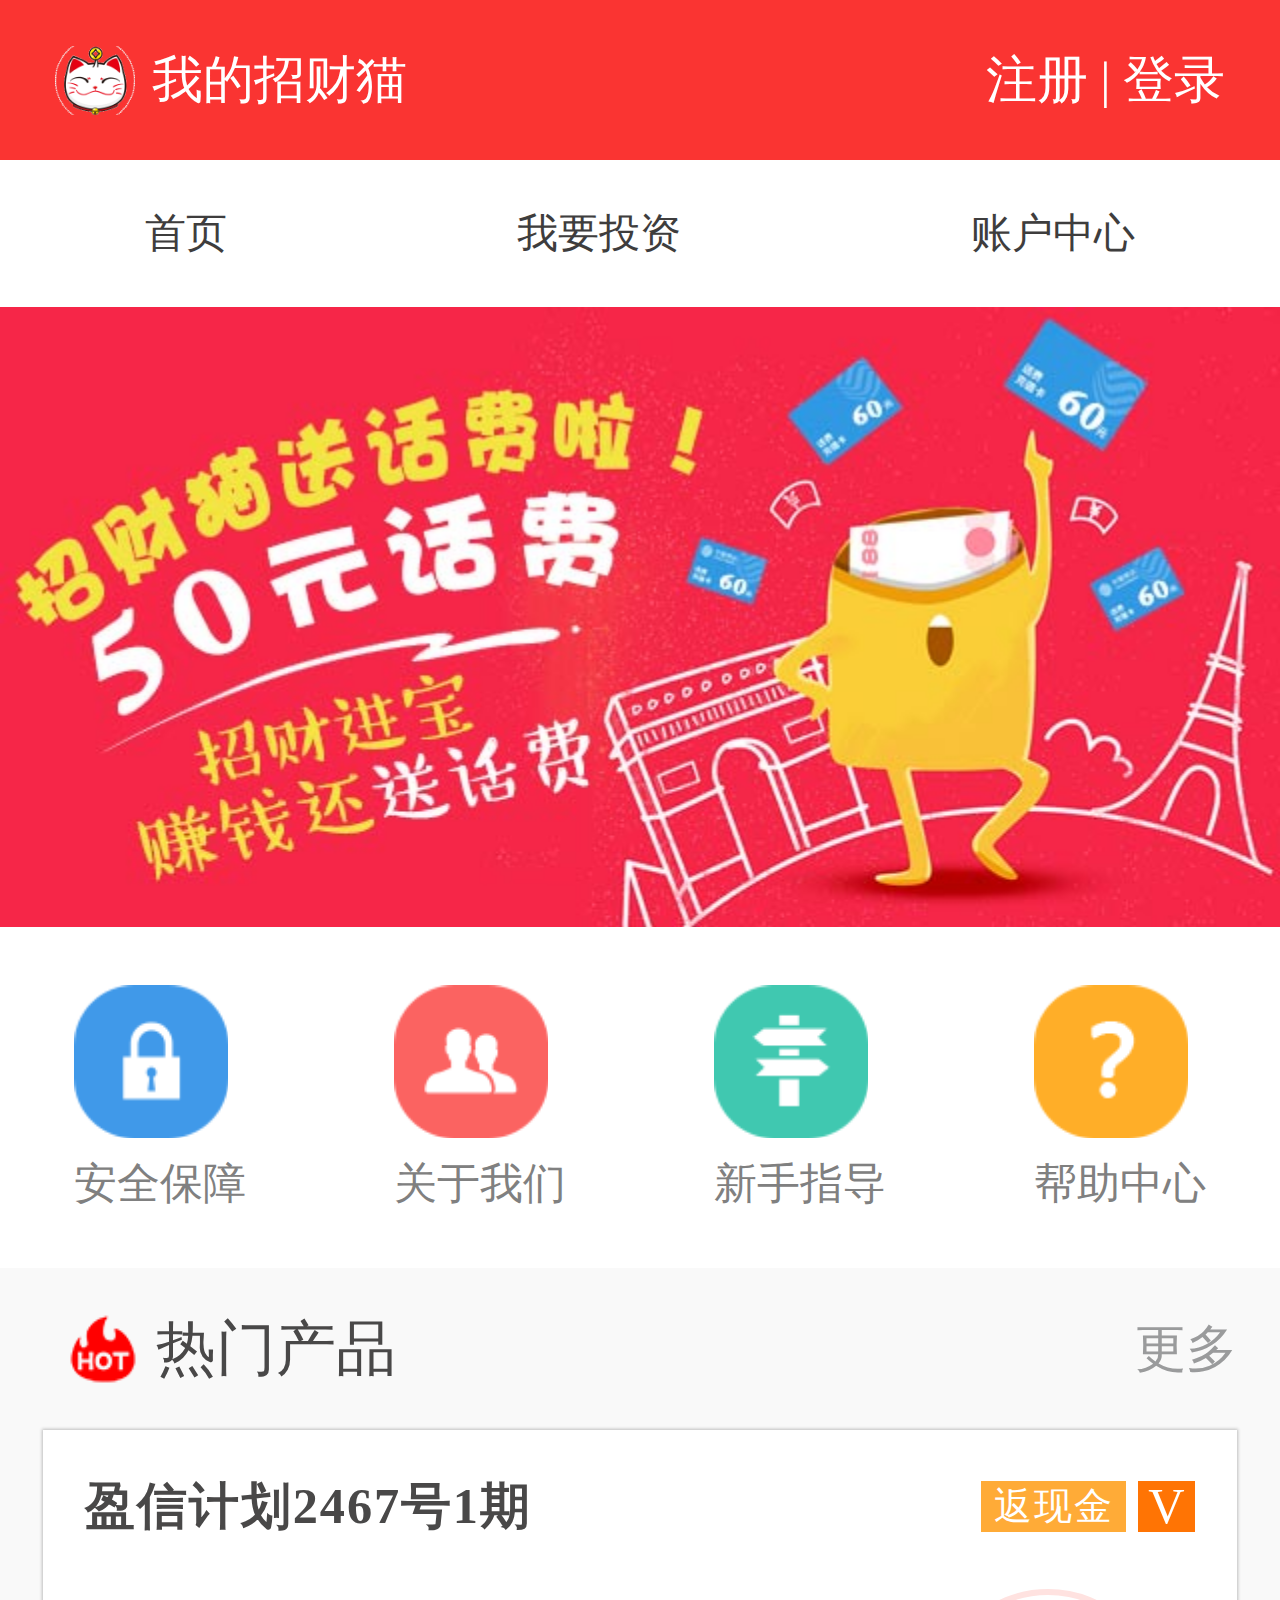
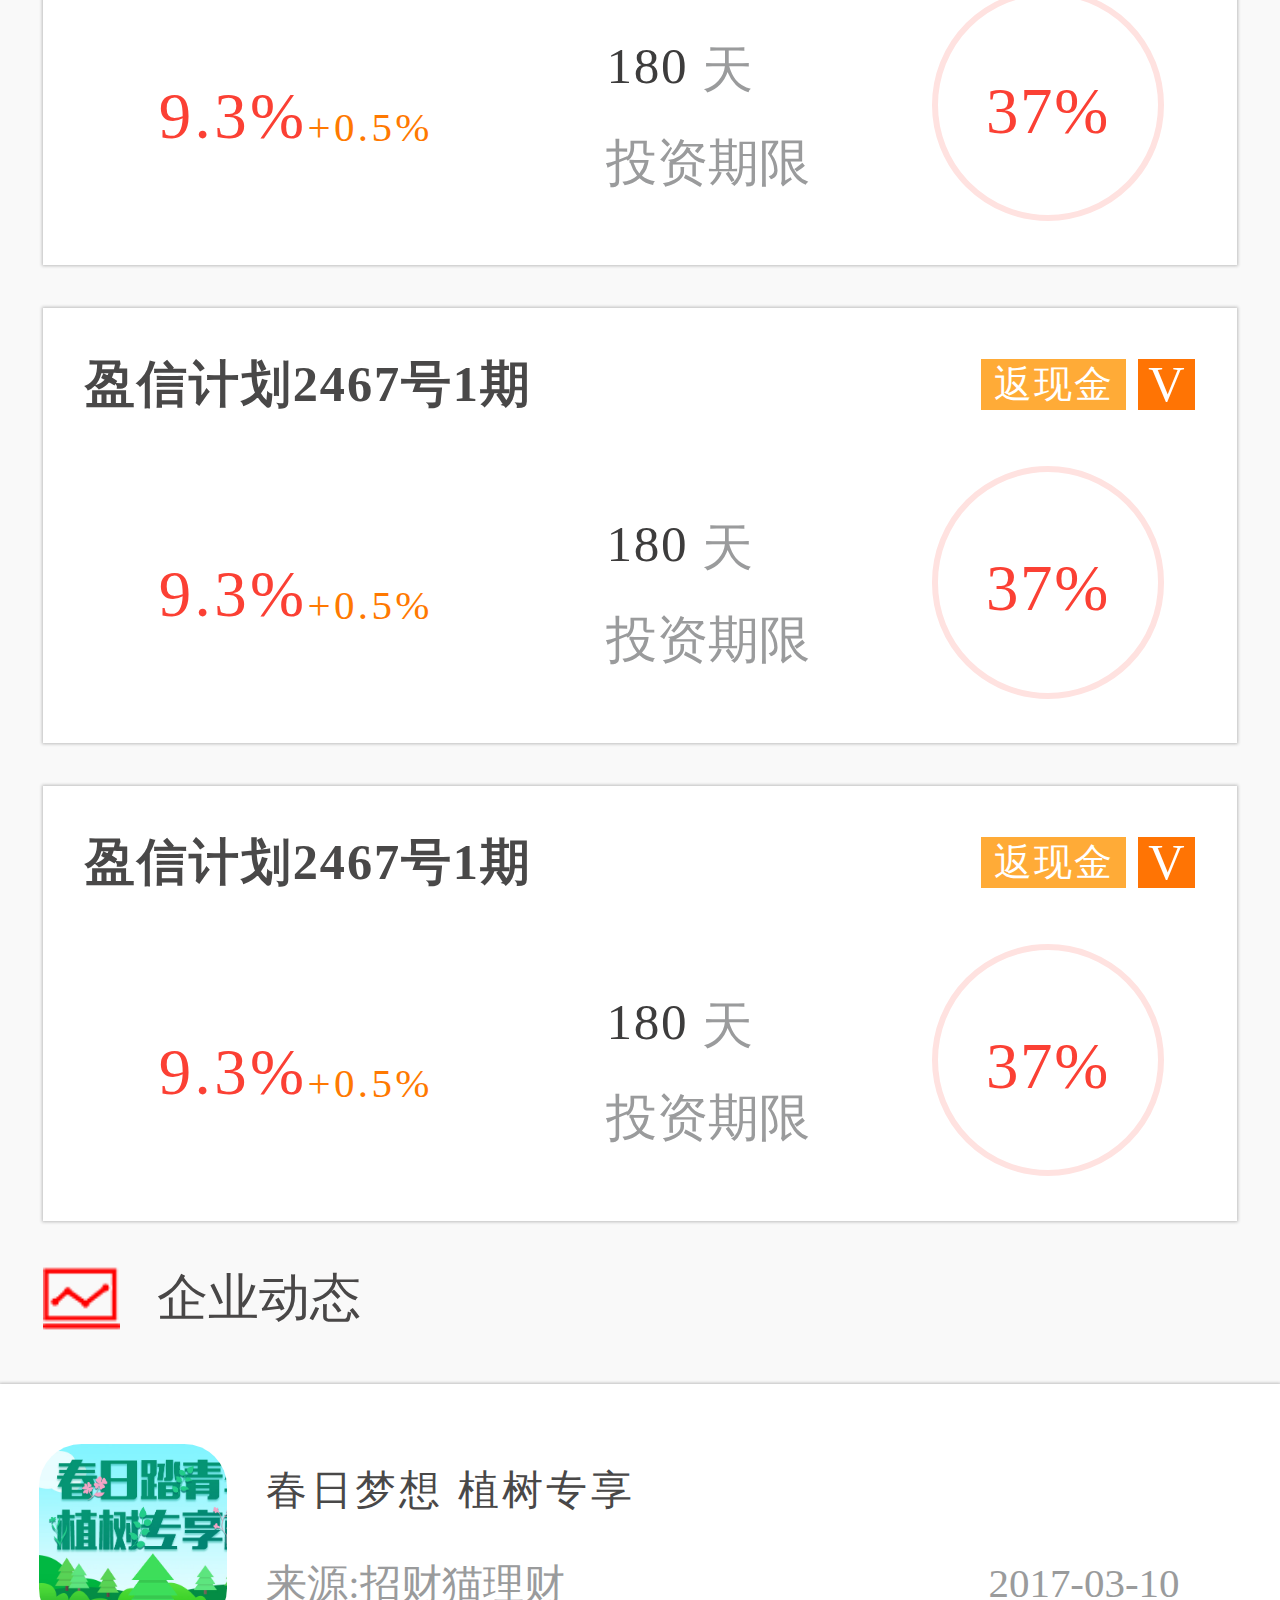
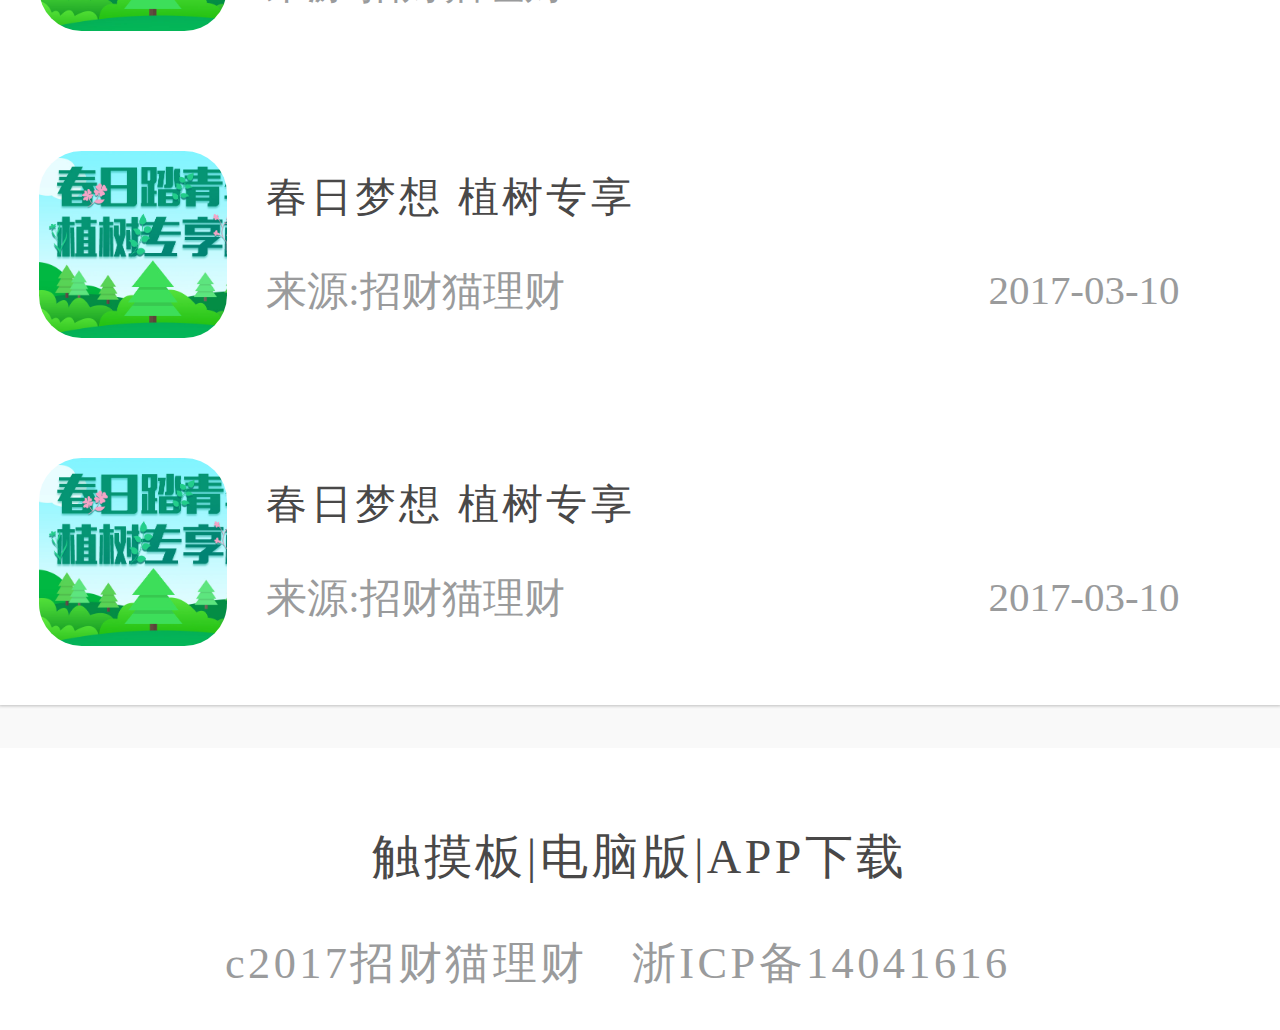
<file: index.html>
<!DOCTYPE html>
<html lang="en">
<head>
    <meta charset="UTF-8">
   <meta name="viewport" content="width=device-width,initial-scale=1,minimum-scale=1,maximum-scale=1,user-scalable=no" />
    <title>招财猫</title>
    <link rel="stylesheet" href="./css/reset.css">
    <script>
        // rem适配
        window.onload = function(){
            let fs = document.documentElement.clientWidth * 75 / 750;
            document.querySelector("html").style.fontSize = fs + "px";
        }
    </script>
    <style>
    </style>
</head>
<body>
    <header >
    	<div class="logo">
    		<a href="#">
				<h1>我的招财猫</h1>
			</a>
    	</div>
		<div class="loginArer">
			<a href="#">注册</a> | <a href="#">登录</a>
		</div>
    </header>
	<div class="topmenu">
		<a href="#" class="current">首页</a>
		<a href="#" class="">我要投资</a>
		<a href="#" class="">账户中心</a>
    </div>
    <!-- 轮播图 -->
    <div class="lubo">

    </div>
    <!-- 四个盒子 -->
    <div class="Bigbox">
        <div>
        <div class="box1">
            
        </div>
            <a href="#">安全保障</a>
        </div>
        <div>
        <div class="box2">
           
        </div>
            <a href="#">关于我们</a>
        </div>
        <div>
        <div class="box3">
           
        </div>
            <a href="#">新手指导</a>
        </div>
        <div>
        <div class="box4">
           
        </div>
             <a href="#">帮助中心</a>
        </div>
    </div>
    <div class="Sbigbox">
        <div class="hot">
            <div class="Hotlogo">
                <a href="#">
                    <h3>热门产品</h3>
                </a>
            </div>
            <div class="gd">
                <a href="#" >
                    更多
                </a>
            </div>
        </div>
        <!-- 产品内容 -->
        
        <div class="yingxin">
            <div class="fanqianBox">
                <div class="fbox1">
                    <h2>
                        <a href="detail.html"> 盈信计划2467号1期</a> 
                    </h2>
                </div>
                <div class="fbox23">
                <div class="fbox2">
                   <p>返现金</p>
                </div>
                <div class="fbox3">
                    <p>V</p>
                </div>
            </div>
            </div>
        
            <div class="shuziBox">
                <div class="shuBox1">
                    <p class="bigzi">
                        9.3%
                    </p>
                    <p class="smallzi">
                        +0.5%
                    </p>
                </div>
                <div class="shuBox2">
                    <span class="tsBox">
                        <p class="shuziqixian">180</p>
                        <p class="tian">天</p>
                    </span>
                    <span class="qxBox">投资期限</span>
                </div>
                <div class="shuBox3">
                    <p>37%</p>
                </div>
            </div>
        </div>
       
        <!--  -->
        <div class="yingxin">
            <div class="fanqianBox">
                <div class="fbox1">
                    <h2>
                        盈信计划2467号1期
                    </h2>
                </div>
                <div class="fbox23">
                <div class="fbox2">
                   <p>返现金</p>
                </div>
                <div class="fbox3">
                    <p>V</p>
                </div>
            </div>
            </div>
        
            <div class="shuziBox">
                <div class="shuBox1">
                    <p class="bigzi">
                        9.3%
                    </p>
                    <p class="smallzi">
                        +0.5%
                    </p>
                </div>
                <div class="shuBox2">
                    <span class="tsBox">
                        <p class="shuziqixian">180</p>
                        <p class="tian">天</p>
                    </span>
                    <span class="qxBox">投资期限</span>
                </div>
                <div class="shuBox3">
                    <p>37%</p>
                </div>
            </div>
        </div>

        <!--  -->
        <div class="yingxin">
            <div class="fanqianBox">
                <div class="fbox1">
                    <h2>
                        盈信计划2467号1期
                    </h2>
                </div>
                <div class="fbox23">
                <div class="fbox2">
                   <p>返现金</p>
                </div>
                <div class="fbox3">
                    <p>V</p>
                </div>
            </div>
            </div>
        
            <div class="shuziBox">
                <div class="shuBox1">
                    <p class="bigzi">
                        9.3%
                    </p>
                    <p class="smallzi">
                        +0.5%
                    </p>
                </div>
                <div class="shuBox2">
                    <span class="tsBox">
                        <p class="shuziqixian">180</p>
                        <p class="tian">天</p>
                    </span>
                    <span class="qxBox">投资期限</span>
                </div>
                <div class="shuBox3">
                    <p>37%</p>
                </div>
            </div>
        </div>
        <div class="qiyeLogo">
            <p>企业动态</p>
        </div>
        <!-- 企业 -->
        <div class="qybigBox">
        <div class="qyBox1">
            <div class="tubox">
               
            </div>
            <div class="chunbox">
                <h4>春日梦想 植树专享</h4>
                <p>来源:招财猫理财</p>
            </div>
            <p class="riqi">2017-03-10</p>
        </div>
        <div class="qyBox1">
            <div class="tubox">
               
            </div>
            <div class="chunbox">
                <h4>春日梦想 植树专享</h4>
                <p>来源:招财猫理财</p>
            </div>
            <p class="riqi">2017-03-10</p>
        </div>
        <div class="qyBox1">
            <div class="tubox">
               
            </div>
            <div class="chunbox">
                <h4>春日梦想 植树专享</h4>
                <p>来源:招财猫理财</p>
            </div>
            <p class="riqi">2017-03-10</p>
        </div>
    </div>
    
</div>
    </div>
    <!-- 脚 -->
    <div class="foot">
        <p>触摸板|电脑版|APP下载</p>
        <span>
            <p>c2017招财猫理财</p>
            <p>浙ICP备14041616</p>
        </span>
    </div>

</body>
</html>
</file>
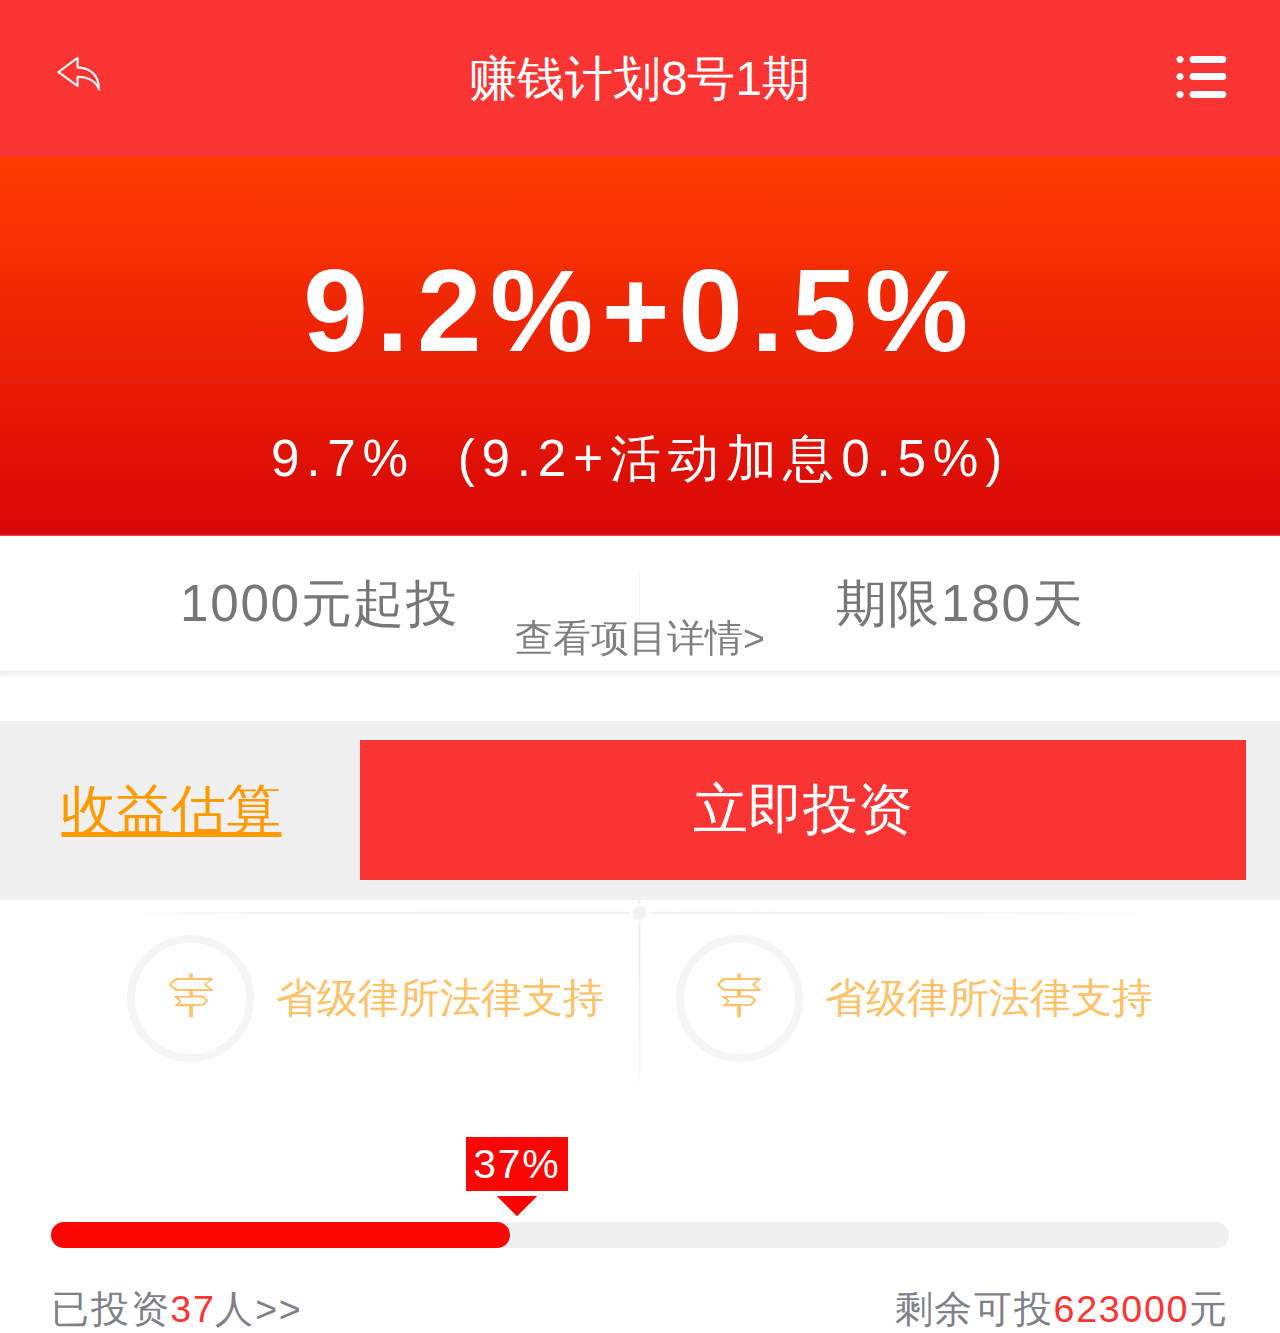
<file: detail.html>
<!DOCTYPE html>
<html lang="en">
<head>
    <meta charset="UTF-8">
    <meta name="viewport" content="width=device-width,initial-scale=1,minimum-scale=1,maximum-scale=1,user-scalable=no" />
    <link rel="stylesheet" href="./css/detaicReset.css">
    <link rel="stylesheet" href="./css/iconfont.css">
    <link rel="stylesheet" href="./css/detail.css">
    <script>
        window.onload = function () {
            var fs = document.documentElement.clientWidth / 750 * 100;
            document.querySelector("html").style.fontSize = fs + "px";
        }
    </script>
    <title>Document</title>
</head>
<body>
    <header>
    <a href="./index.html"><i class="iconfont icon-fanhui"></i></a>
    <span>赚钱计划8号1期</span>
    <i id="menu" class="iconfont icon-caidan"></i>
   
</header>
<!-- data -->
<div class="DataBox">
    <p class="Bigdata">
        <strong>9.2%+0.5%</strong>
    </p>
    <div class="Smalldata">
        <p class="qian"><em> 9.7%</em></p>
        <p class="hou"><em>(9.2+活动加息0.5%)</em></p>
    </div>
</div>
<div class="ZigeBox">
    <P>
        1000元起投
    </P>
    <p>
        期限180天
    </p>
</div>
<!-- 四个小图标 -->
<div class="TubiaoBox">
    
    <ul>
        <li>
            <i class="iconfont icon-xinshouzhiyin "></i>省级律所法律支持
        </li>
        <li>
            <i class="iconfont icon-xinshouzhiyin "></i>省级律所法律支持
        </li>
        <li>
            <i class="iconfont icon-xinshouzhiyin "></i>省级律所法律支持
        </li>
        <li>
            <i class="iconfont icon-xinshouzhiyin "></i>省级律所法律支持
        </li>
    </ul>

</div>

<!-- 进度 -->
<div class="JinduBox">
   
    <div class="JdBox">
        <div class="ZsBox">
            <p>37%</p>
            <p></p>
        </div>

        <div class="bigjd">
            <div class="smalljd">

            </div>
        </div>
    </div>
    <div class="Ztbox">
        <p>已投资<em>37</em>人>></p>
        <p>剩余可投<em>623000</em>元</p>
    </div>
</div>
<!-- foot -->
<div class="footerlink">
    <p><a href="">查看项目详情></a></p>
</div>

<footer>
    <a href="#" class="earnings">收益估算</a>
      <a href="#" class="investment">立即投资</a>
</footer>

<!-- 按钮 -->
<div class="mask" id="mask">
    <div class="nav">
        <a href="#">
            <i class="iconfont icon-zhuye"></i>
            <span>主页</span>
        </a>
        <a href="#">
            <i class="iconfont icon-suo"></i>
            <span>安全保障</span>
        </a>
        <a href="#">
            <i class="iconfont icon-touzi"></i>
            <span>我要投资</span>
        </a>
        <a href="#">
            <i class="iconfont icon-jiaruwomen"></i>
            <span>账户中心</span>
        </a>
    </div>
</div>
<script type="text/javascript">

        var mask = document.getElementById("mask");
        var menu = document.getElementById("menu");
        menu.onclick = function(){
          
          var ma =  mask.style.display == 'block';
          if (ma) {
              mask.style.display = 'none';
             
          } else {
            mask.style.display = 'block';
          }
        }

</script>
</body>
</html>
</file>
<file: css/iconfont.css>
@font-face {font-family: "iconfont";
  src: url('../font/iconfont.eot?t=1494812464862'); /* IE9*/
  src: url('../font/iconfont.eot?t=1494812464862#iefix') format('embedded-opentype'), /* IE6-IE8 */
  url('../font/iconfont.woff?t=1494812464862') format('woff'), /* chrome, firefox */
  url('../font/iconfont.ttf?t=1494812464862') format('truetype'), /* chrome, firefox, opera, Safari, Android, iOS 4.2+*/
  url('../font/iconfont.svg?t=1494812464862#iconfont') format('svg'); /* iOS 4.1- */
}

.iconfont {
  font-family:"iconfont" !important;
  font-size:16px;
  font-style:normal;
  -webkit-font-smoothing: antialiased;
  -moz-osx-font-smoothing: grayscale;
}

.icon-zhuye:before { content: "\3478"; }

.icon-vip:before { content: "\3434"; }

.icon-fanhui:before { content: "\f000c"; }

.icon-chongzhi:before { content: "\f029c"; }

.icon-wenti:before { content: "\f00bd"; }

.icon-shouji:before { content: "\e625"; }

.icon-tubiao3:before { content: "\e6e3"; }

.icon-caidan:before { content: "\e6dc"; }

.icon-iconfontzhuce:before { content: "\e639"; }

.icon-home:before { content: "\e6b8"; }

.icon-iconziti10:before { content: "\e613"; }

.icon-faxian:before { content: "\e623"; }

.icon-suo:before { content: "\e681"; }

.icon-shouji1:before { content: "\e795"; }

.icon-dianhua:before { content: "\e621"; }

.icon-icon02:before { content: "\e604"; }

.icon-liwu:before { content: "\e647"; }

.icon-shangjia:before { content: "\e65a"; }

.icon-chazhao:before { content: "\e65c"; }

.icon-jiarugouwuche:before { content: "\e640"; }

.icon-faxian1:before { content: "\e608"; }

.icon-re:before { content: "\e61d"; }

.icon-renzheng:before { content: "\e646"; }

.icon-gouwuche:before { content: "\e6ff"; }

.icon-saomiao:before { content: "\e669"; }

.icon-vip1:before { content: "\e680"; }

.icon-book:before { content: "\e60d"; }

.icon-xin:before { content: "\e60e"; }

.icon-xiaoxi:before { content: "\e628"; }

.icon-order:before { content: "\e614"; }

.icon-lock-fill:before { content: "\e615"; }

.icon-wode:before { content: "\e60f"; }

.icon-xiuli0:before { content: "\e776"; }

.icon-qidong:before { content: "\e66e"; }

.icon-touzi:before { content: "\e643"; }

.icon-huiyuan:before { content: "\e62f"; }

.icon-552cc60056679:before { content: "\e619"; }

.icon-qiandao:before { content: "\e977"; }

.icon-zhengmian:before { content: "\e601"; }

.icon-shouhuo:before { content: "\f000f"; }

.icon-iconset0204:before { content: "\e667"; }

.icon-gengduo:before { content: "\e627"; }

.icon-qianbao:before { content: "\e6e2"; }

.icon-wenhao:before { content: "\e62a"; }

.icon-shouye:before { content: "\e605"; }

.icon-pay:before { content: "\e622"; }

.icon-icon:before { content: "\e600"; }

.icon-artboard13:before { content: "\e7e0"; }

.icon-zhiyin:before { content: "\e651"; }

.icon-buoumaotubiao45:before { content: "\e629"; }

.icon-icon4:before { content: "\e60a"; }

.icon-jiaruwomen:before { content: "\e735"; }

.icon-weibiaoti--:before { content: "\e803"; }

.icon-mao:before { content: "\e5fb"; }

.icon-xinshouzhiyin:before { content: "\e648"; }

.icon-start:before { content: "\e66b"; }

.icon-dianhuaqia:before { content: "\e77c"; }

.icon-women:before { content: "\e606"; }
</file>
<file: css/detail.css>
body{
    /* height: 1500px; */
}
header{
    background-color: #fa3432;
    height: .92rem;
    display: flex;
    justify-content: space-between;
    align-items: center;
    font-size: .28rem;
    color: #fff;
    padding-left: .31rem;
    padding-right: .31rem;
}
header a{
    color: #fff;
}

header .iconfont{
    font-size: .3rem;
}
/* -------------- */
/* data */
.DataBox {
    width: 100%;
    height: 2.22rem;
    background-image: linear-gradient(#ff3c01,#d80607);
    color:#fff;
    display: flex;
    justify-content: center;
    flex-wrap: wrap;


}
.DataBox .Bigdata {
    width: 100%;
    font-size: 0.68rem;
    margin: 0.5rem 0rem 0rem 0rem;
    letter-spacing: 0.05rem;
    text-align: center;
}
.DataBox .Smalldata {
    font-size: 0.3rem;
    display: flex;
    letter-spacing: 0.04rem;

}
.DataBox .Smalldata .qian {
    margin-right: 0.25rem ;
}
/* 资格和期限 */
.ZigeBox {
    width: 100%;
    height: 0.79rem;
    background-color: #fff;
    box-shadow: 0rem 0.013333rem 0.013333rem 0.013333rem #f1f0f0;
    display: flex;
    justify-content: space-around;
    align-items: center;
}
.ZigeBox p {
    width: 50%;
    font-size: 0.3rem;
    color: #777777;
    letter-spacing: 0.01rem;
    text-align: center;
}
.ZigeBox  p:first-child {
    border-right: 1px solid #f2f2f2 ;
}
.TubiaoBox {
   
    display: flex;
    justify-content: center;
   
}
.TubiaoBox ul {
    display: flex;
    justify-content: space-around;
    align-content: space-around;
    flex-wrap: wrap;
    width: 6.43rem;
    height: 2.03rem;
    margin: .4rem auto 0rem;
    background: url(../img/detail_icon_bg.png) no-repeat;
    background-size: cover;
}
.TubiaoBox ul li {
    display: flex;
    align-items: center;
    font-size: 0.24rem;
    color: #ffc166;
}
.TubiaoBox ul  .iconfont {
    height: 0.65rem;
    width: 0.65rem;
    border-radius: 50%;
    border: 0.05rem solid #f5f5f5;
    font-size: .26rem;
    margin-right: 0.13rem;
    text-align: center;
    line-height: 0.65rem;

}
/* 进度  */
.JinduBox {
    height: 1.15rem;
    margin: 0.3rem 0.3rem 0rem 0.3rem;
    font-size: 0.22rem;
    
}
.JinduBox .JdBox {
    position: relative;
    height: 0.65rem;
}
.JinduBox .JdBox .ZsBox {
    width: 0.6rem;
    height: 0.32rem;
    background-color: #fb0502;
    position: absolute;
    left: 35.2%;
    font-size: 0.24rem 

}
.JinduBox .JdBox .ZsBox P {
   
    color: #fff;
    letter-spacing: 0.01rem;
    text-align: center;
    line-height: 0.32rem;
}
.JinduBox .JdBox .ZsBox P:after {
    content:"" ;
    position: absolute;
    height: 0;
    width: 0;
    left: 50%;
    top: 0.35rem;
    border: 0.12rem solid transparent;
     border-top: 0.12rem solid red;
    transform: translateX(-50%); 
}
.JinduBox .JdBox .bigjd{
    width: 100%;
    height: 0.15rem;
    background-color: #f0f0f0;
    border-radius: 0.08rem ;
    position: absolute;
    top: 0.5rem;
}
.JinduBox .JdBox .bigjd .smalljd {
    width: 39%;
    height: 0.15rem;
    background-color: #fb0502;
    border-radius: 0.08rem ;
}
.JinduBox .Ztbox{
    width: 100%;
    height: 0.22rem;
    margin-top: 0.23rem;
    font-size: 0.22rem;
    color: #808088;
    letter-spacing: 0.01rem;
    display: flex;
    justify-content: space-between;
}
.JinduBox .Ztbox p em {
    color: #ff3232;
}
.footerlink{
    position: fixed;
    bottom: 1.4rem;
    left: 0;
    right: 0;
    text-align: center;
}
.footerlink a{
    font-size: .22rem;
    color: #808080;
}
/* ------------- */
footer{
    position: fixed;
    bottom: 0rem;
    left: 0;
    right: 0;
    display: flex;
    justify-content: space-between;
    align-items: center;
    height: 1.05rem;
    padding-left: .36rem;
    padding-right: .2rem;
    background-color: #f0f0f0;
}
footer .earnings{
    color: #f90;
    font-size: .32rem;
    text-decoration: underline;
}
footer .investment{
    width: 5.19rem;
    height: .82rem;
    color: #fff;
    background-color: #fa3432;
    text-align: center;
    line-height: .82rem;
    font-size: .32rem;
}
.mask{
    position: absolute;
    top: .92rem;
    bottom: 0;
    left: 0;
    right: 0;
    background-color: rgba(0, 0, 0, .5);

    display: none; 
}
.mask .nav{
    background-color: #fff;
    height: 1.2rem;
    display: flex;
    justify-content: space-around;
    align-items: center;
}
.mask .nav a{
    color: #f00;
    font-size: .28rem;
    width: 25%;
    border-right: 1px solid #ddd;
    text-align: center;
}
.mask .nav a .iconfont{
    display: block;
    font-size: .4rem;
    margin: 0 auto;
}
.mask .nav a:last-child{
    border-right: none;
}
</file>
<file: css/detaicReset.css>
html,
body,
ul,
li,
ol,
dl,
dd,
dt,
p,
h1,
h2,
h3,
h4,
h5,
h6,
form,
fieldset,
legend,
img,
div,
section,
footer,
header {
  margin: 0;
  padding: 0;
  box-sizing: border-box;
}
h1,
h2,
h3,
h4,
h5,
h6 {
  font-weight: normal;
}
fieldset,
img {
  border: none;
}
img {
  display: block;
}
address,
caption,
cite,
code,
dfn,
th,
var {
  font-style: normal;
  font-weight: normal;
}
ul,
ol {
  list-style: none;
}
input {
  padding-top: 0;
  padding-bottom: 0;
  font-family: "SimSun", "宋体";
}
input::-moz-focus-inner {
  border: none;
  padding: 0;
}
select,
input {
  vertical-align: middle;
}
select,
input,
textarea {
  font-size: 12px;
  margin: 0;
}
input[type="text"],
input[type="password"],
textarea {
  outline-style: none;
  -webkit-appearance: none;
}
textarea {
  resize: none;
}
input,
textarea {
  background: none;
  border: none;
}
table {
  border-collapse: collapse;
}
body {
  color: #333;
  font: 12px/1.2 "微软雅黑", "SimSun", "Arial Narrow", HELVETICA;
  background: #fff;
}
a {
  text-decoration: none;
}
em,
i {
  font-style: normal;
}
html {
  font-size: 100px;
}
body {
  background-color: #f9f9f9;
}
body {
  background-color: #fff;
}
</file>
